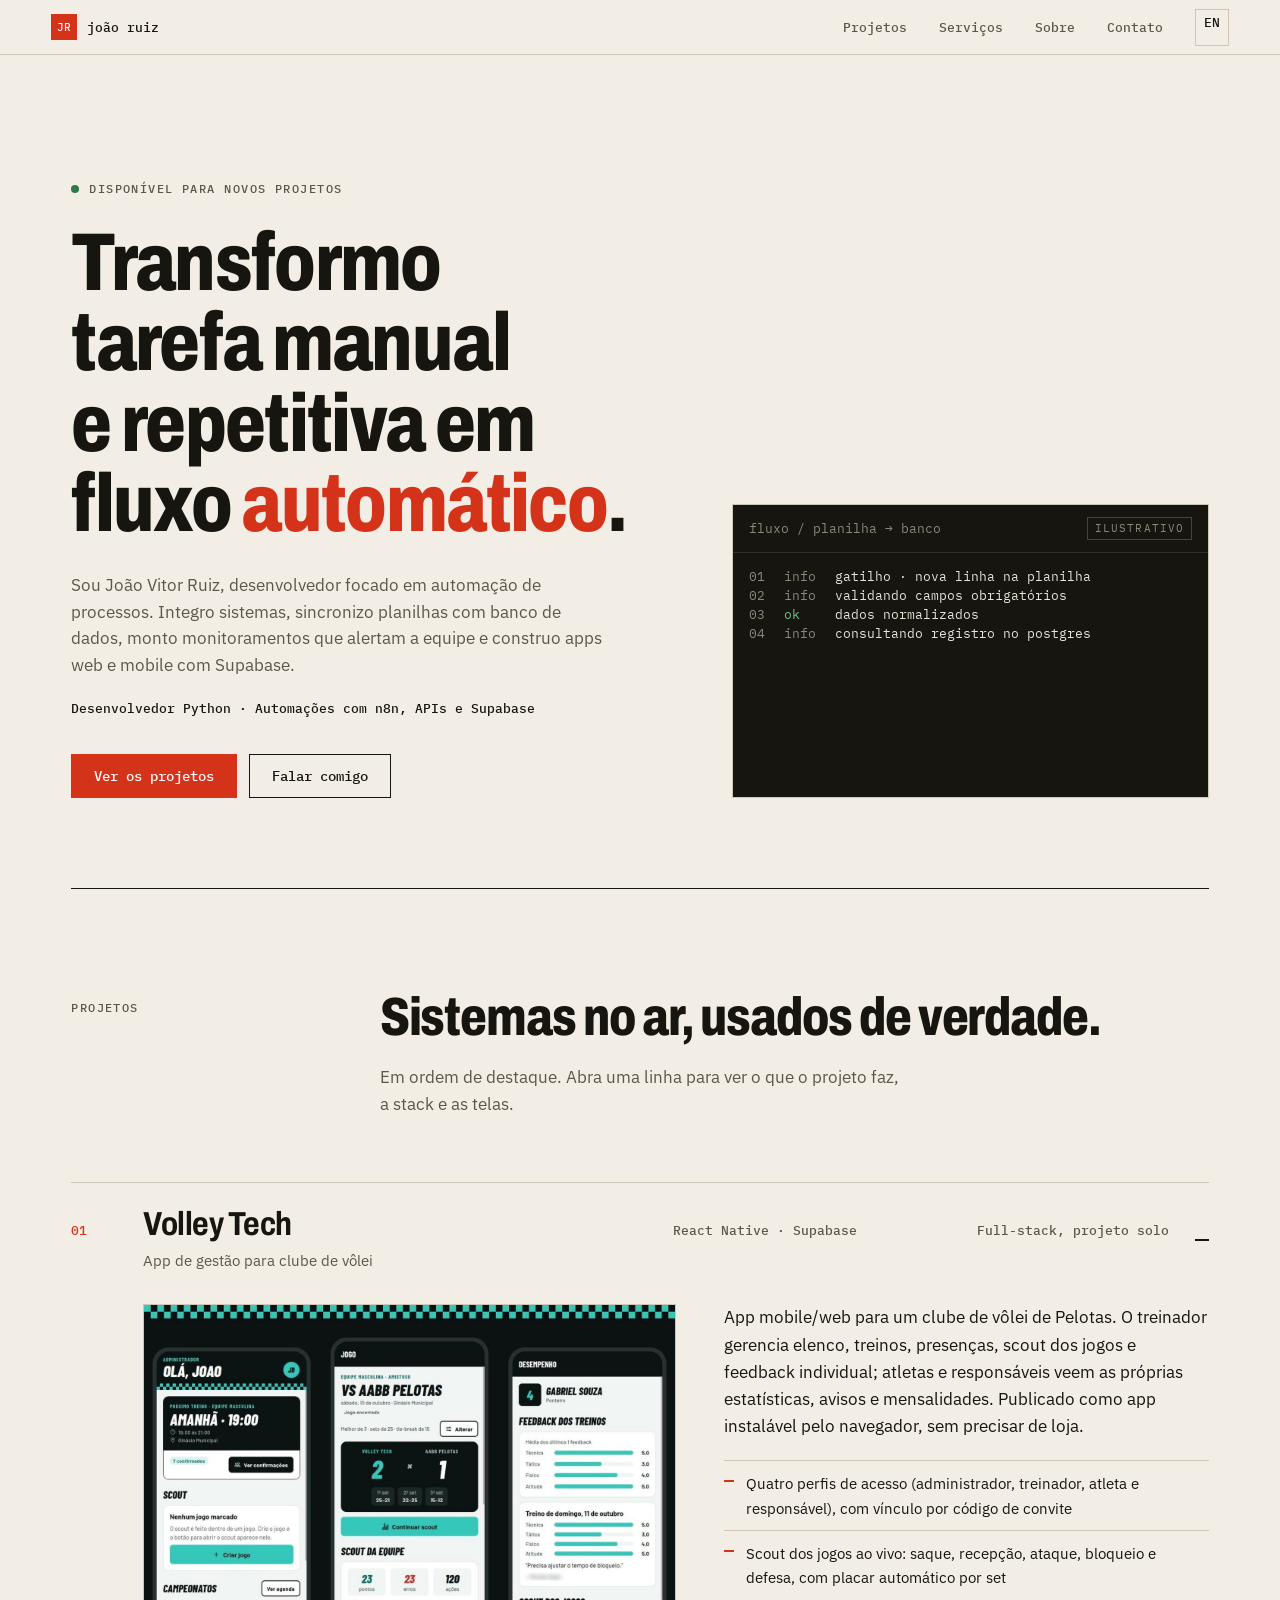
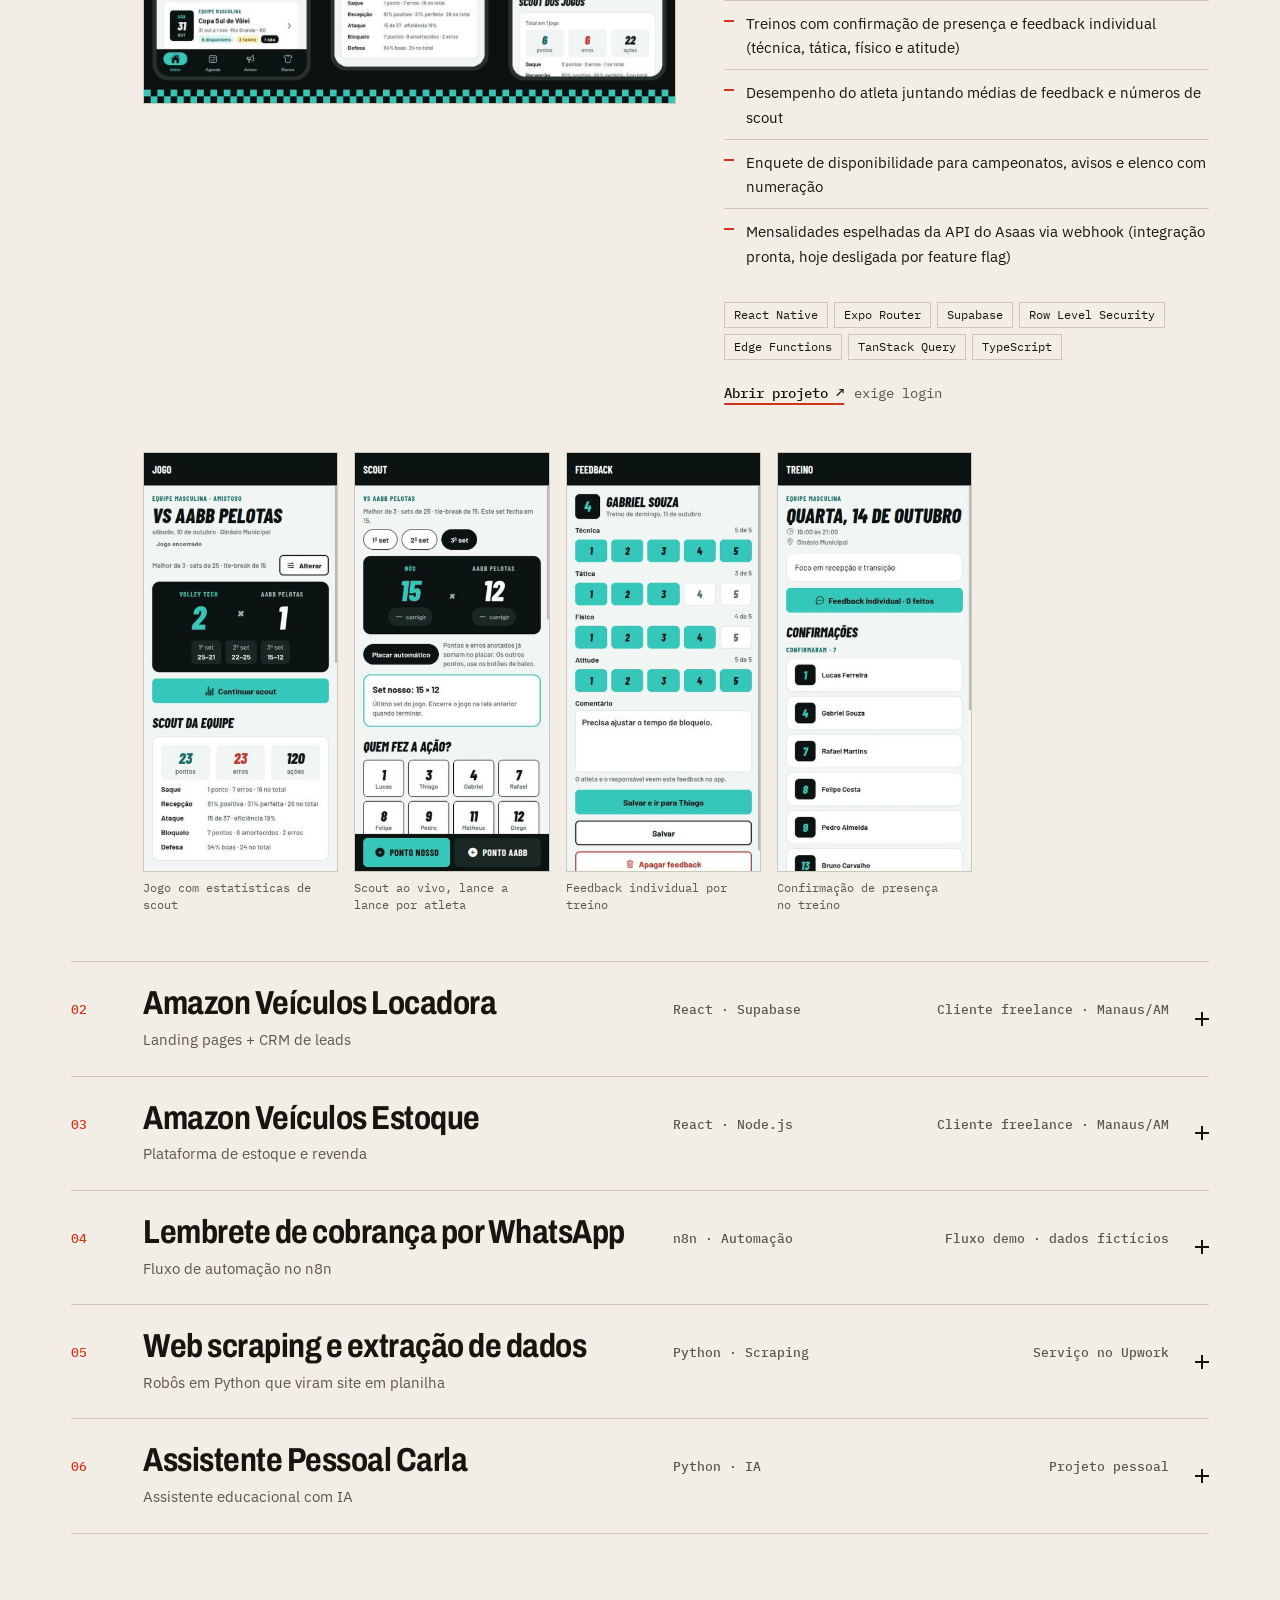
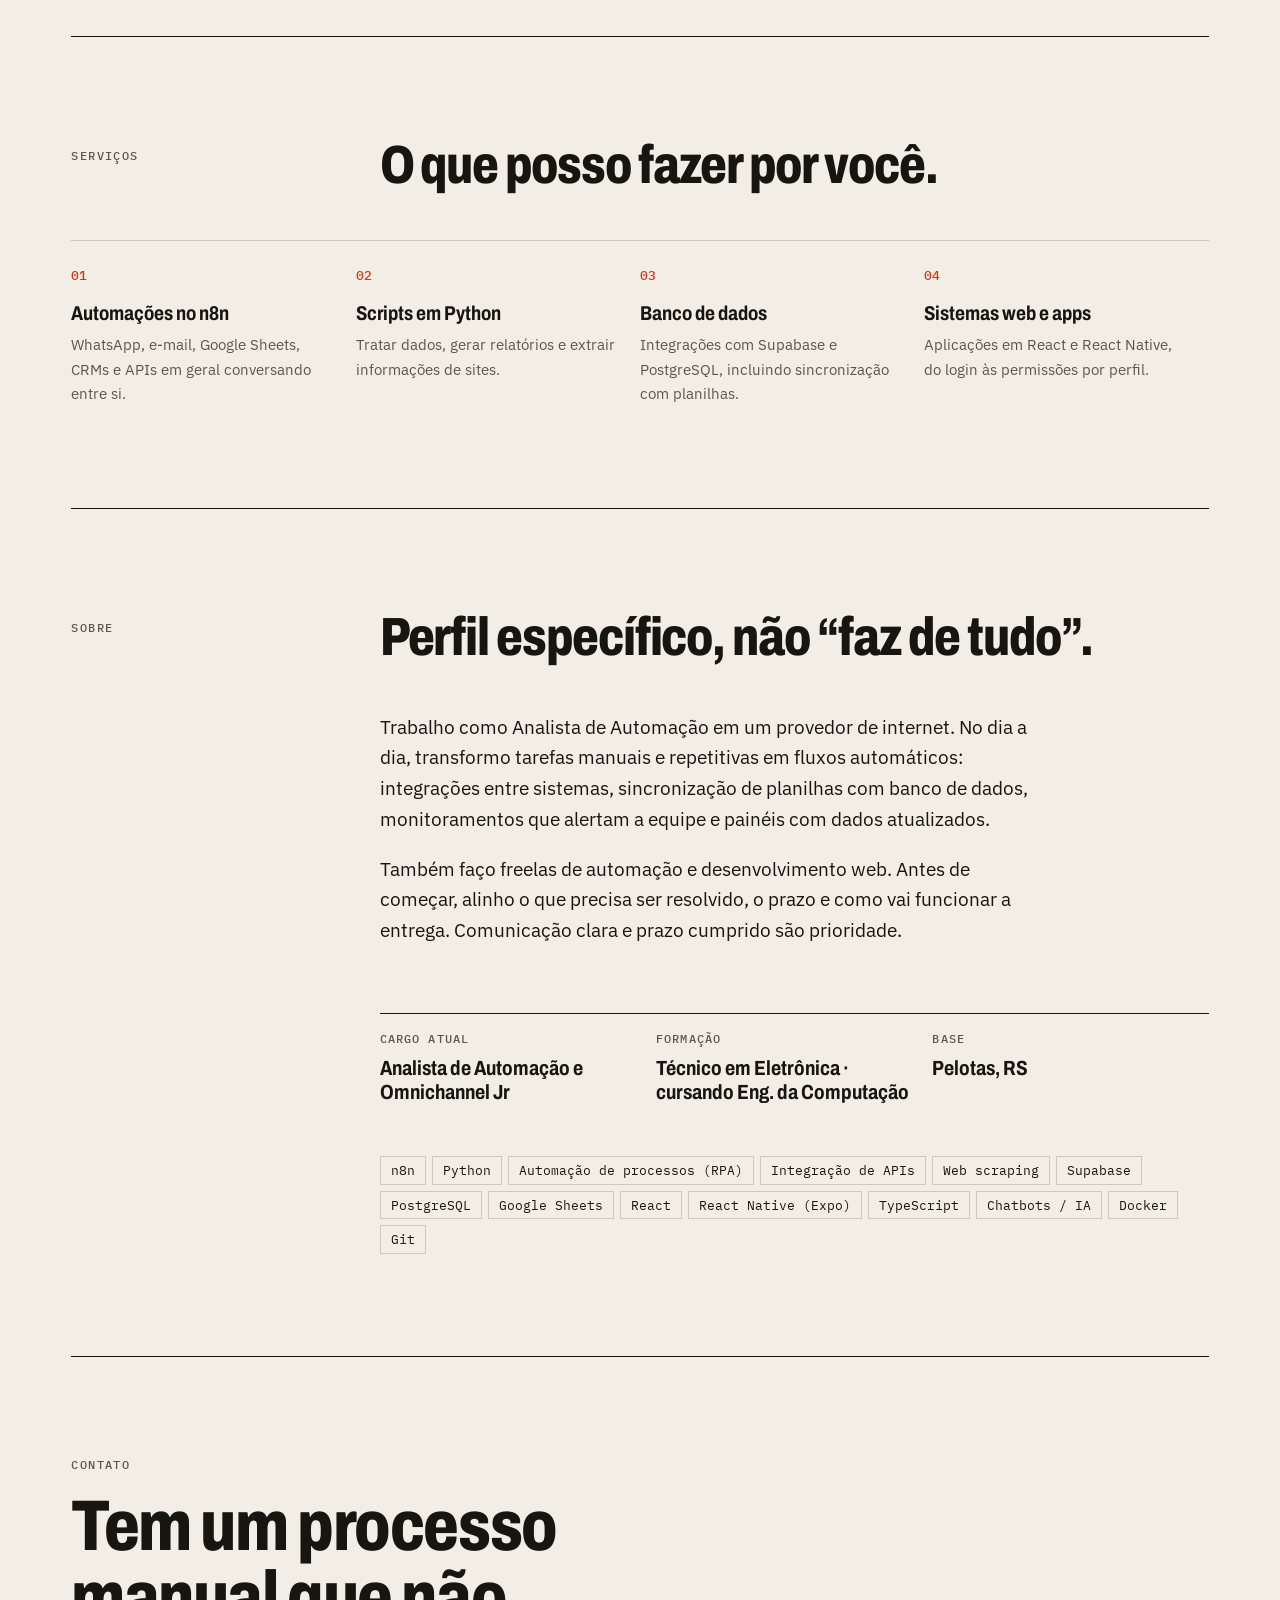
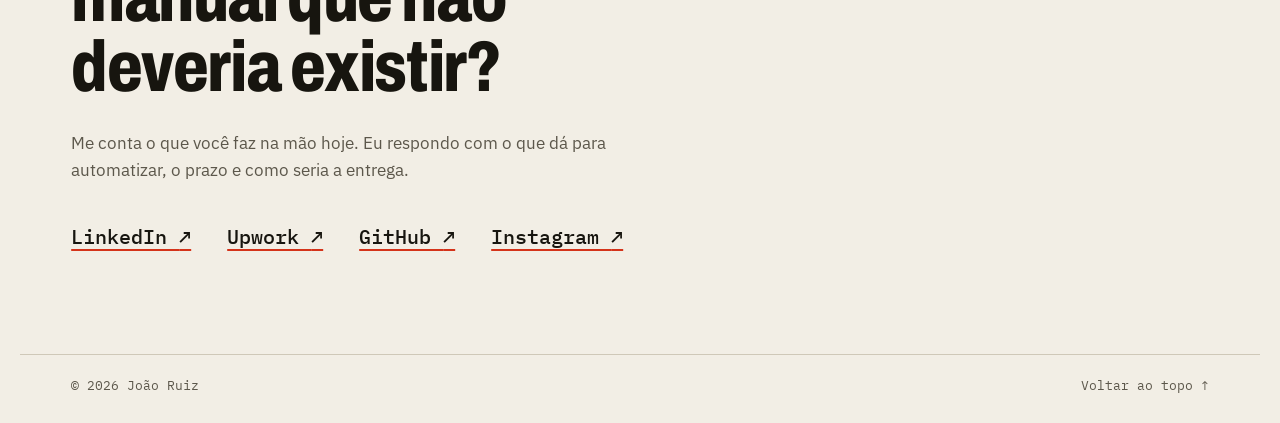
<file: index.html>
<!doctype html>
<html lang="pt-BR">
<head>
  <meta charset="utf-8">
  <meta name="viewport" content="width=device-width, initial-scale=1">
  <title>João Ruiz — Automação de processos</title>
  <meta name="description" content="Portfólio de João Vitor Ruiz, desenvolvedor focado em automação de processos: n8n, Python, APIs e Supabase.">
  <meta property="og:title" content="João Ruiz — Automação de processos">
  <meta property="og:description" content="Integrações entre sistemas, sincronização de dados, monitoramentos com alerta e apps web/mobile com Supabase.">
  <meta property="og:type" content="website">
  <meta property="og:locale" content="pt_BR">
  <link rel="alternate" hreflang="pt-BR" href="https://joaov-ruiz.github.io/">
  <link rel="alternate" hreflang="en" href="https://joaov-ruiz.github.io/en/">
  <meta name="theme-color" content="#f2eee5" media="(prefers-color-scheme: light)">
  <meta name="theme-color" content="#131210" media="(prefers-color-scheme: dark)">
  <link rel="icon" href="data:image/svg+xml,%3Csvg xmlns='http://www.w3.org/2000/svg' viewBox='0 0 32 32'%3E%3Crect width='32' height='32' fill='%23e03a1c'/%3E%3Ctext x='16' y='22' font-family='monospace' font-weight='700' font-size='16' text-anchor='middle' fill='%23fff'%3EJR%3C/text%3E%3C/svg%3E">
  <link rel="preconnect" href="https://fonts.googleapis.com">
  <link rel="preconnect" href="https://fonts.gstatic.com" crossorigin>
  <link href="https://fonts.googleapis.com/css2?family=Archivo:wdth,wght@62..125,400..900&family=IBM+Plex+Mono:wght@400;500&family=IBM+Plex+Sans:wght@400;500;600&display=swap" rel="stylesheet">
  <link rel="stylesheet" href="styles.css">
</head>
<body>
  <a class="skip" href="#projetos">Pular para os projetos</a>

  <header class="top">
    <a class="brand" href="#inicio" aria-label="João Ruiz, início">
      <span class="brand-mark" aria-hidden="true">JR</span>
      <span>joão ruiz</span>
    </a>
    <nav aria-label="Seções">
      <a href="#projetos">Projetos</a>
      <a href="#servicos">Serviços</a>
      <a href="#sobre">Sobre</a>
      <a href="#contato">Contato</a>
      <a class="lang" href="en/" hreflang="en" lang="en" aria-label="View in English">EN</a>
    </nav>
  </header>

  <main id="inicio">
    <section class="hero">
      <div class="hero-text">
        <p class="eyebrow"><span class="dot" aria-hidden="true"></span>Disponível para novos projetos</p>
        <h1>Transformo tarefa manual e repetitiva em fluxo <em>automático</em>.</h1>
        <p class="lede">Sou João Vitor Ruiz, desenvolvedor focado em automação de processos. Integro sistemas, sincronizo planilhas com banco de dados, monto monitoramentos que alertam a equipe e construo apps web e mobile com Supabase.</p>
        <p class="role">Desenvolvedor Python · Automações com n8n, APIs e Supabase</p>
        <div class="actions">
          <a class="btn btn-solid" href="#projetos">Ver os projetos</a>
          <a class="btn" href="#contato">Falar comigo</a>
        </div>
      </div>

      <figure class="log" aria-label="Ilustração de um fluxo de sincronização entre planilha e banco de dados">
        <figcaption>
          <span>fluxo / planilha → banco</span>
          <span class="log-tag">ilustrativo</span>
        </figcaption>
        <ol id="log-lines" aria-hidden="true"></ol>
      </figure>
    </section>

    <section class="section" id="projetos">
      <div class="section-head">
        <p class="label">Projetos</p>
        <h2>Sistemas no ar, usados de verdade.</h2>
        <p class="section-note">Em ordem de destaque. Abra uma linha para ver o que o projeto faz, a stack e as telas.</p>
      </div>
      <div class="projects" id="project-list"></div>
    </section>

    <section class="section" id="servicos">
      <div class="section-head">
        <p class="label">Serviços</p>
        <h2>O que posso fazer por você.</h2>
      </div>
      <ol class="services">
        <li><h3>Automações no n8n</h3><p>WhatsApp, e-mail, Google Sheets, CRMs e APIs em geral conversando entre si.</p></li>
        <li><h3>Scripts em Python</h3><p>Tratar dados, gerar relatórios e extrair informações de sites.</p></li>
        <li><h3>Banco de dados</h3><p>Integrações com Supabase e PostgreSQL, incluindo sincronização com planilhas.</p></li>
        <li><h3>Sistemas web e apps</h3><p>Aplicações em React e React Native, do login às permissões por perfil.</p></li>
      </ol>
    </section>

    <section class="section about" id="sobre">
      <div class="section-head">
        <p class="label">Sobre</p>
        <h2>Perfil específico, não “faz de tudo”.</h2>
      </div>
      <div class="about-body">
        <div class="about-text">
          <p>Trabalho como Analista de Automação em um provedor de internet. No dia a dia, transformo tarefas manuais e repetitivas em fluxos automáticos: integrações entre sistemas, sincronização de planilhas com banco de dados, monitoramentos que alertam a equipe e painéis com dados atualizados.</p>
          <p>Também faço freelas de automação e desenvolvimento web. Antes de começar, alinho o que precisa ser resolvido, o prazo e como vai funcionar a entrega. Comunicação clara e prazo cumprido são prioridade.</p>
        </div>
        <dl class="facts">
          <div><dt>Cargo atual</dt><dd>Analista de Automação e Omnichannel Jr</dd></div>
          <div><dt>Formação</dt><dd>Técnico em Eletrônica · cursando Eng. da Computação</dd></div>
          <div><dt>Base</dt><dd>Pelotas, RS</dd></div>
        </dl>
        <ul class="skills" aria-label="Habilidades">
          <li>n8n</li><li>Python</li><li>Automação de processos (RPA)</li><li>Integração de APIs</li><li>Web scraping</li><li>Supabase</li><li>PostgreSQL</li><li>Google Sheets</li><li>React</li><li>React Native (Expo)</li><li>TypeScript</li><li>Chatbots / IA</li><li>Docker</li><li>Git</li>
        </ul>
      </div>
    </section>

    <section class="section contact" id="contato">
      <p class="label">Contato</p>
      <h2>Tem um processo manual que não deveria existir?</h2>
      <p class="lede">Me conta o que você faz na mão hoje. Eu respondo com o que dá para automatizar, o prazo e como seria a entrega.</p>
      <ul class="links">
        <li><a href="https://www.linkedin.com/in/joaovitoruiz/" target="_blank" rel="noopener">LinkedIn <span aria-hidden="true">↗</span></a></li>
        <li><a href="https://www.upwork.com/freelancers/~014faa382e8057e6f1" target="_blank" rel="noopener">Upwork <span aria-hidden="true">↗</span></a></li>
        <li><a href="https://github.com/JoaoV-Ruiz" target="_blank" rel="noopener">GitHub <span aria-hidden="true">↗</span></a></li>
        <li><a href="https://www.instagram.com/joaovitoruiz" target="_blank" rel="noopener">Instagram <span aria-hidden="true">↗</span></a></li>
      </ul>
    </section>
  </main>

  <footer class="foot">
    <span>© 2026 João Ruiz</span>
    <a href="#inicio">Voltar ao topo ↑</a>
  </footer>

  <script src="projects.js"></script>
  <script src="main.js"></script>
</body>
</html>
</file>
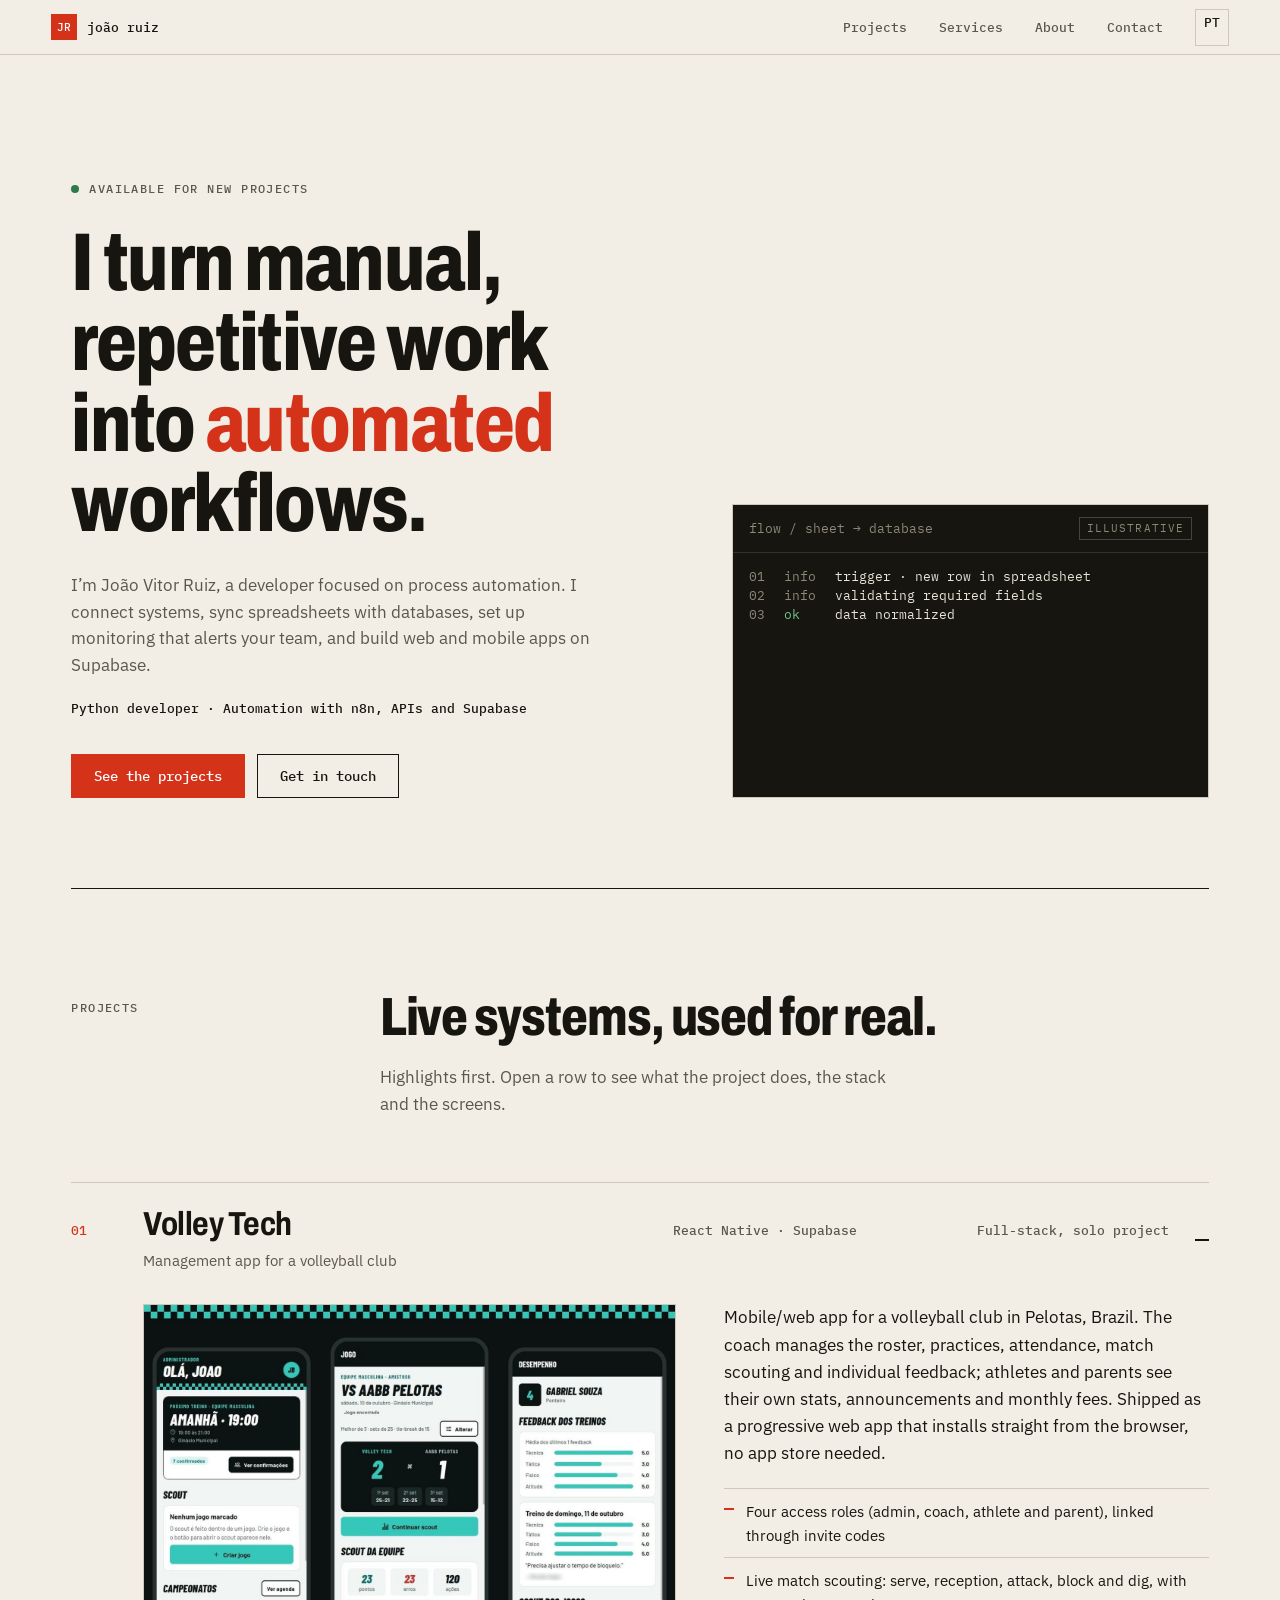
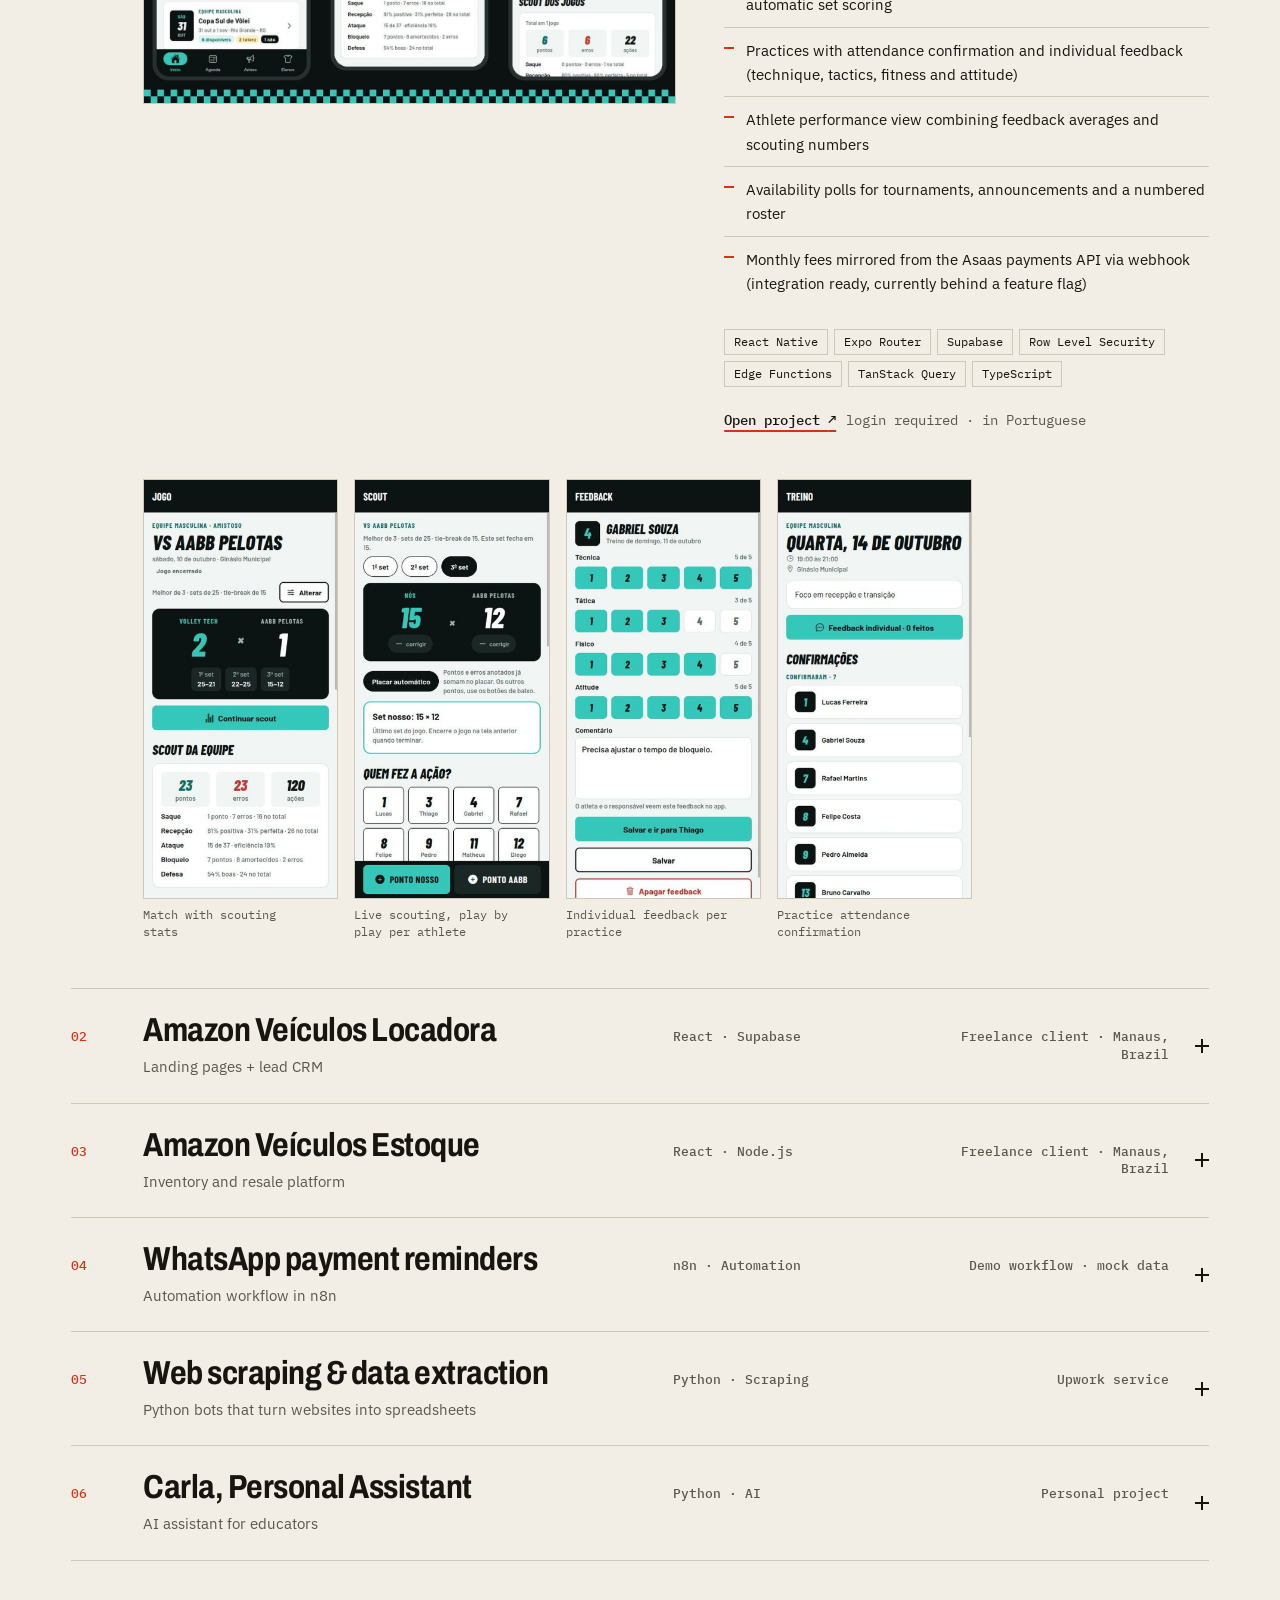
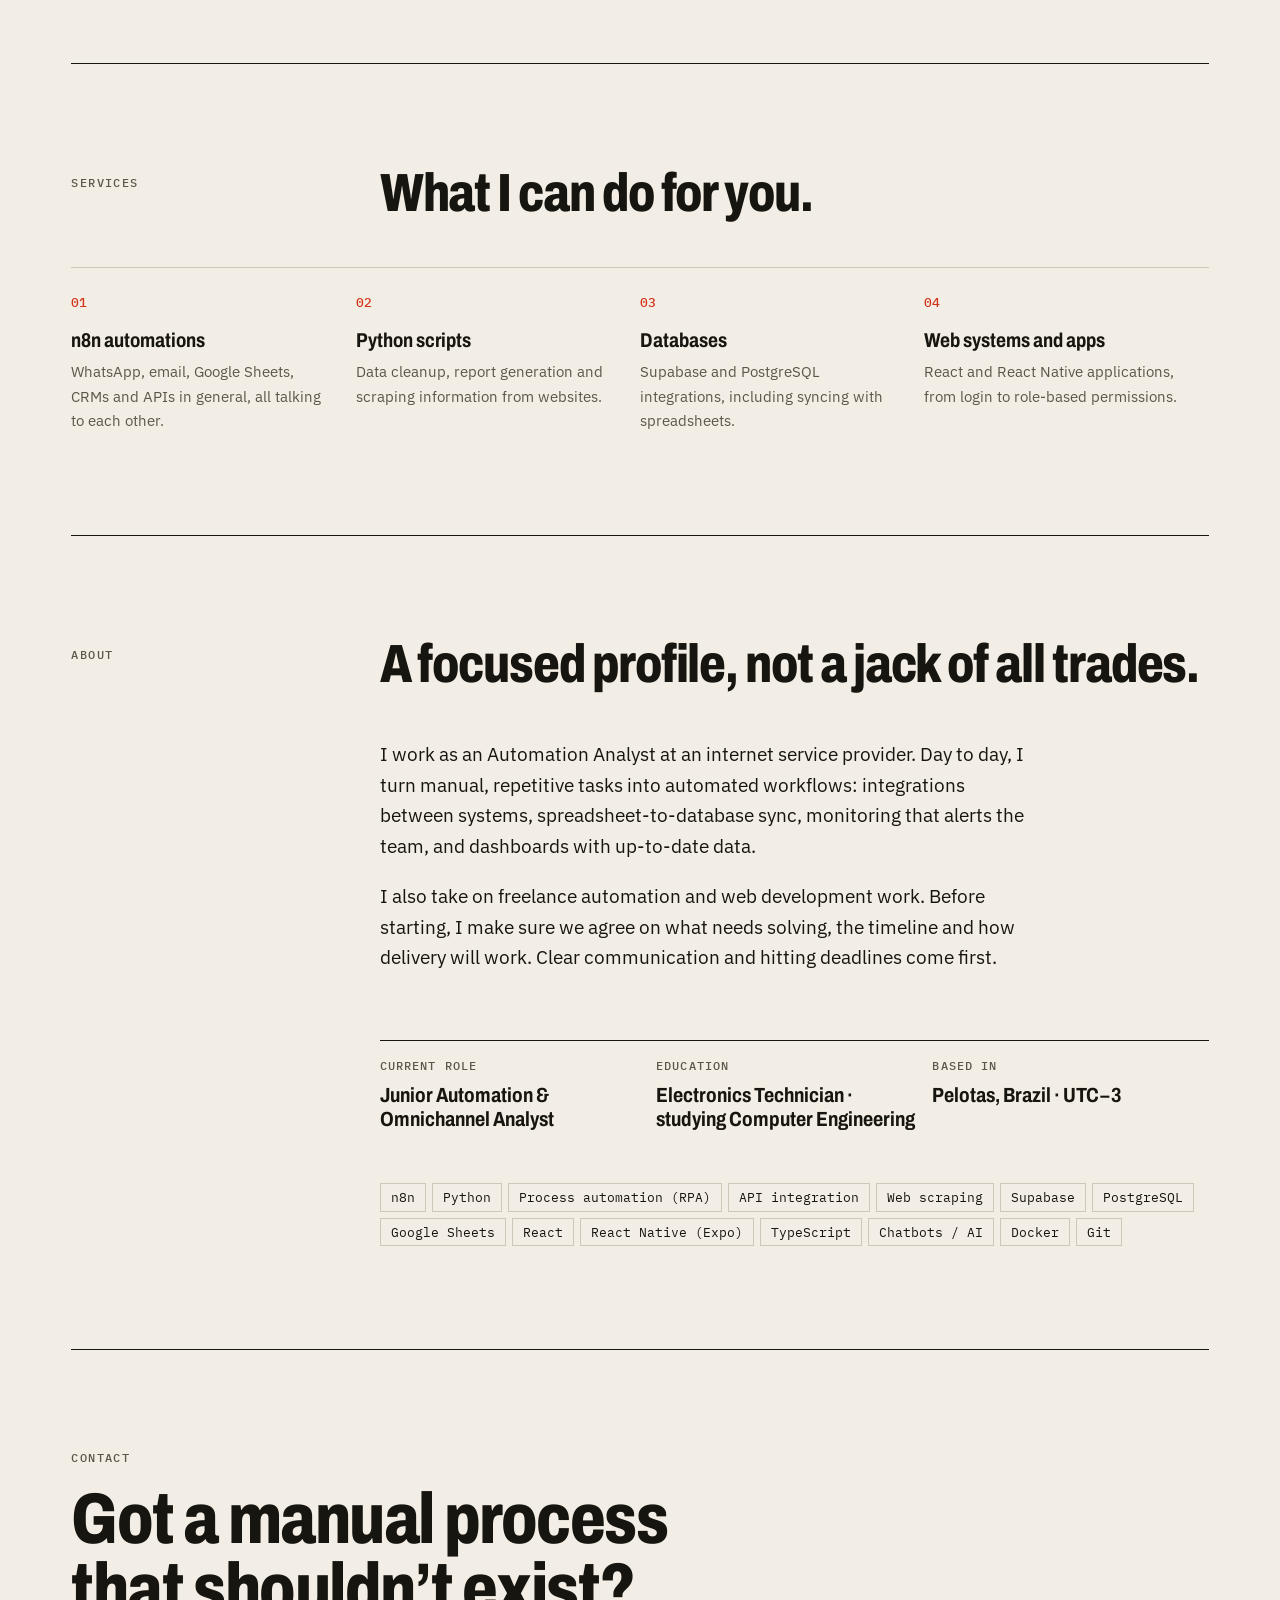
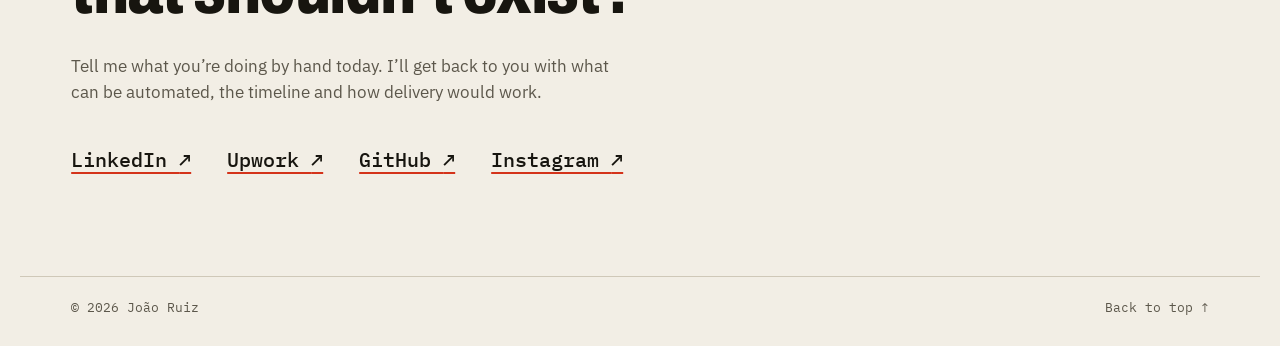
<file: en/index.html>
<!doctype html>
<html lang="en">
<head>
  <meta charset="utf-8">
  <meta name="viewport" content="width=device-width, initial-scale=1">
  <title>João Ruiz — Process automation</title>
  <meta name="description" content="Portfolio of João Vitor Ruiz, a developer focused on process automation: n8n, Python, APIs and Supabase.">
  <meta property="og:title" content="João Ruiz — Process automation">
  <meta property="og:description" content="System integrations, data sync, monitoring with alerts, and web/mobile apps built on Supabase.">
  <meta property="og:type" content="website">
  <meta property="og:locale" content="en_US">
  <link rel="alternate" hreflang="pt-BR" href="https://joaov-ruiz.github.io/">
  <link rel="alternate" hreflang="en" href="https://joaov-ruiz.github.io/en/">
  <meta name="theme-color" content="#f2eee5" media="(prefers-color-scheme: light)">
  <meta name="theme-color" content="#131210" media="(prefers-color-scheme: dark)">
  <link rel="icon" href="data:image/svg+xml,%3Csvg xmlns='http://www.w3.org/2000/svg' viewBox='0 0 32 32'%3E%3Crect width='32' height='32' fill='%23e03a1c'/%3E%3Ctext x='16' y='22' font-family='monospace' font-weight='700' font-size='16' text-anchor='middle' fill='%23fff'%3EJR%3C/text%3E%3C/svg%3E">
  <link rel="preconnect" href="https://fonts.googleapis.com">
  <link rel="preconnect" href="https://fonts.gstatic.com" crossorigin>
  <link href="https://fonts.googleapis.com/css2?family=Archivo:wdth,wght@62..125,400..900&family=IBM+Plex+Mono:wght@400;500&family=IBM+Plex+Sans:wght@400;500;600&display=swap" rel="stylesheet">
  <link rel="stylesheet" href="../styles.css">
</head>
<body>
  <a class="skip" href="#projects">Skip to projects</a>

  <header class="top">
    <a class="brand" href="#home" aria-label="João Ruiz, home">
      <span class="brand-mark" aria-hidden="true">JR</span>
      <span>joão ruiz</span>
    </a>
    <nav aria-label="Sections">
      <a href="#projects">Projects</a>
      <a href="#services">Services</a>
      <a href="#about">About</a>
      <a href="#contact">Contact</a>
      <a class="lang" href="../" hreflang="pt-BR" lang="pt-BR" aria-label="Ver em português">PT</a>
    </nav>
  </header>

  <main id="home">
    <section class="hero">
      <div class="hero-text">
        <p class="eyebrow"><span class="dot" aria-hidden="true"></span>Available for new projects</p>
        <h1>I turn manual, repetitive work into <em>automated</em> workflows.</h1>
        <p class="lede">I’m João Vitor Ruiz, a developer focused on process automation. I connect systems, sync spreadsheets with databases, set up monitoring that alerts your team, and build web and mobile apps on Supabase.</p>
        <p class="role">Python developer · Automation with n8n, APIs and Supabase</p>
        <div class="actions">
          <a class="btn btn-solid" href="#projects">See the projects</a>
          <a class="btn" href="#contact">Get in touch</a>
        </div>
      </div>

      <figure class="log" aria-label="Illustration of a sync workflow between a spreadsheet and a database">
        <figcaption>
          <span>flow / sheet → database</span>
          <span class="log-tag">illustrative</span>
        </figcaption>
        <ol id="log-lines" aria-hidden="true"></ol>
      </figure>
    </section>

    <section class="section" id="projects">
      <div class="section-head">
        <p class="label">Projects</p>
        <h2>Live systems, used for real.</h2>
        <p class="section-note">Highlights first. Open a row to see what the project does, the stack and the screens.</p>
      </div>
      <div class="projects" id="project-list"></div>
    </section>

    <section class="section" id="services">
      <div class="section-head">
        <p class="label">Services</p>
        <h2>What I can do for you.</h2>
      </div>
      <ol class="services">
        <li><h3>n8n automations</h3><p>WhatsApp, email, Google Sheets, CRMs and APIs in general, all talking to each other.</p></li>
        <li><h3>Python scripts</h3><p>Data cleanup, report generation and scraping information from websites.</p></li>
        <li><h3>Databases</h3><p>Supabase and PostgreSQL integrations, including syncing with spreadsheets.</p></li>
        <li><h3>Web systems and apps</h3><p>React and React Native applications, from login to role-based permissions.</p></li>
      </ol>
    </section>

    <section class="section about" id="about">
      <div class="section-head">
        <p class="label">About</p>
        <h2>A focused profile, not a jack of all trades.</h2>
      </div>
      <div class="about-body">
        <div class="about-text">
          <p>I work as an Automation Analyst at an internet service provider. Day to day, I turn manual, repetitive tasks into automated workflows: integrations between systems, spreadsheet-to-database sync, monitoring that alerts the team, and dashboards with up-to-date data.</p>
          <p>I also take on freelance automation and web development work. Before starting, I make sure we agree on what needs solving, the timeline and how delivery will work. Clear communication and hitting deadlines come first.</p>
        </div>
        <dl class="facts">
          <div><dt>Current role</dt><dd>Junior Automation &amp; Omnichannel Analyst</dd></div>
          <div><dt>Education</dt><dd>Electronics Technician · studying Computer Engineering</dd></div>
          <div><dt>Based in</dt><dd>Pelotas, Brazil · UTC−3</dd></div>
        </dl>
        <ul class="skills" aria-label="Skills">
          <li>n8n</li><li>Python</li><li>Process automation (RPA)</li><li>API integration</li><li>Web scraping</li><li>Supabase</li><li>PostgreSQL</li><li>Google Sheets</li><li>React</li><li>React Native (Expo)</li><li>TypeScript</li><li>Chatbots / AI</li><li>Docker</li><li>Git</li>
        </ul>
      </div>
    </section>

    <section class="section contact" id="contact">
      <p class="label">Contact</p>
      <h2>Got a manual process that shouldn’t exist?</h2>
      <p class="lede">Tell me what you’re doing by hand today. I’ll get back to you with what can be automated, the timeline and how delivery would work.</p>
      <ul class="links">
        <li><a href="https://www.linkedin.com/in/joaovitoruiz/" target="_blank" rel="noopener">LinkedIn <span aria-hidden="true">↗</span></a></li>
        <li><a href="https://www.upwork.com/freelancers/~014faa382e8057e6f1" target="_blank" rel="noopener">Upwork <span aria-hidden="true">↗</span></a></li>
        <li><a href="https://github.com/JoaoV-Ruiz" target="_blank" rel="noopener">GitHub <span aria-hidden="true">↗</span></a></li>
        <li><a href="https://www.instagram.com/joaovitoruiz" target="_blank" rel="noopener">Instagram <span aria-hidden="true">↗</span></a></li>
      </ul>
    </section>
  </main>

  <footer class="foot">
    <span>© 2026 João Ruiz</span>
    <a href="#home">Back to top ↑</a>
  </footer>

  <script src="projects.js"></script>
  <script src="../main.js"></script>
</body>
</html>
</file>
<file: styles.css>
:root {
  --paper: #f2eee5;
  --paper-2: #e9e4d8;
  --ink: #17150f;
  --ink-2: #5c574b;
  --rule: #cfc8b8;
  --signal: #d4331a;
  --signal-ink: #fff;
  --ok: #2f7a4b;
  --warn: #a8690a;
  --log-bg: #17150f;
  --log-ink: #e9e4d8;
  --log-dim: #8d8778;

  --display: "Archivo", "Arial Narrow", sans-serif;
  --body: "IBM Plex Sans", system-ui, sans-serif;
  --mono: "IBM Plex Mono", ui-monospace, monospace;

  --gutter: clamp(16px, 4vw, 56px);
  --max: 1240px;
}

@media (prefers-color-scheme: dark) {
  :root {
    --paper: #131210;
    --paper-2: #1c1a17;
    --ink: #efeadf;
    --ink-2: #a39d8f;
    --rule: #35322b;
    --signal: #ff5a3c;
    --signal-ink: #17150f;
    --ok: #6fc48d;
    --warn: #e0a84a;
    --log-bg: #1c1a17;
  }
}

* { box-sizing: border-box; }

html { scroll-behavior: smooth; scroll-padding-top: 72px; }

body {
  margin: 0;
  background: var(--paper);
  color: var(--ink);
  font: 400 17px/1.6 var(--body);
  -webkit-font-smoothing: antialiased;
}

a { color: inherit; }
img { display: block; max-width: 100%; }

:focus-visible { outline: 2px solid var(--signal); outline-offset: 3px; }

.skip {
  position: absolute; left: -999px; top: 8px;
  background: var(--ink); color: var(--paper); padding: 8px 12px; z-index: 10;
}
.skip:focus { left: 8px; }

/* Topo */
.top {
  position: sticky; top: 0; z-index: 5;
  display: flex; justify-content: space-between; align-items: center;
  padding: 14px var(--gutter);
  background: color-mix(in srgb, var(--paper) 88%, transparent);
  backdrop-filter: blur(10px);
  border-bottom: 1px solid var(--rule);
  font: 500 13px/1 var(--mono);
}
.brand { display: flex; align-items: center; gap: 10px; text-decoration: none; }
.brand-mark {
  display: grid; place-items: center; width: 26px; height: 26px;
  background: var(--signal); color: var(--signal-ink); font-size: 11px;
}
.top nav { display: flex; gap: clamp(14px, 3vw, 32px); }
.top nav a { text-decoration: none; color: var(--ink-2); padding: 6px 0; }
.top nav a:hover { color: var(--ink); }
.top nav .lang { padding: 6px 8px; margin: -6px 0; border: 1px solid var(--rule); color: var(--ink); }
.top nav .lang:hover { border-color: var(--ink); }

main, .foot { max-width: var(--max); margin: 0 auto; padding-inline: var(--gutter); }

.label, .eyebrow {
  font: 500 12px/1 var(--mono);
  text-transform: uppercase; letter-spacing: .12em;
  color: var(--ink-2); margin: 0;
}

/* Hero */
.hero {
  display: grid; grid-template-columns: minmax(0, 1.25fr) minmax(0, 1fr);
  gap: clamp(32px, 5vw, 72px); align-items: end;
  padding-block: clamp(56px, 10vw, 128px) clamp(48px, 7vw, 96px);
}
.eyebrow { display: flex; align-items: center; gap: 10px; }
.dot { width: 8px; height: 8px; border-radius: 50%; background: var(--ok); }

h1, h2 {
  font-family: var(--display);
  font-stretch: 78%;
  font-weight: 800;
  letter-spacing: -.02em;
  line-height: .98;
  margin: 0;
  text-wrap: balance;
}
h1 { font-size: clamp(2.5rem, 6.4vw, 5.4rem); margin-top: 28px; }
h1 em { font-style: normal; color: var(--signal); }
h2 { font-size: clamp(1.9rem, 4.2vw, 3.4rem); }

.lede { max-width: 54ch; color: var(--ink-2); font-size: clamp(1rem, 1.3vw, 1.15rem); margin: 28px 0 0; }

.actions { display: flex; flex-wrap: wrap; gap: 12px; margin-top: 36px; }
.btn {
  display: inline-block; padding: 14px 22px;
  border: 1px solid var(--ink); text-decoration: none;
  font: 500 14px/1 var(--mono);
  transition: background .15s, color .15s;
}
.btn:hover { background: var(--ink); color: var(--paper); }
.btn-solid { background: var(--signal); border-color: var(--signal); color: var(--signal-ink); }
.btn-solid:hover { background: var(--ink); border-color: var(--ink); color: var(--paper); }

/* Log */
.log {
  margin: 0; background: var(--log-bg); color: var(--log-ink);
  font: 400 12.5px/1.5 var(--mono);
  border: 1px solid var(--rule);
}
.log figcaption {
  display: flex; justify-content: space-between; align-items: center;
  padding: 12px 16px; border-bottom: 1px solid #ffffff1f; color: var(--log-dim);
}
.log-tag { border: 1px solid #ffffff33; padding: 3px 7px; font-size: 10.5px; text-transform: uppercase; letter-spacing: .1em; }
.log ol { list-style: none; margin: 0; padding: 14px 16px; height: 19.5em; overflow: hidden; }
.log li { display: grid; grid-template-columns: 2.2em 3.4em 1fr; gap: 8px; animation: line .25s ease-out; }
.l-n { color: var(--log-dim); }
.l-lv { color: var(--log-dim); }
.log li.ok .l-lv { color: #6fc48d; }
.log li.warn .l-lv { color: #e0a84a; }
@keyframes line { from { opacity: 0; transform: translateY(4px); } }

/* Seções */
.section { padding-block: clamp(56px, 8vw, 112px); border-top: 1px solid var(--ink); }
.section-head { display: grid; grid-template-columns: minmax(0, 1fr) minmax(0, 3fr); gap: 16px 32px; align-items: start; }
.section-head .label { padding-top: .9em; }
.section-note { grid-column: 2; color: var(--ink-2); margin: 4px 0 0; max-width: 52ch; }

/* Projetos */
.projects { margin-top: clamp(32px, 5vw, 64px); border-bottom: 1px solid var(--rule); }
.project { border-top: 1px solid var(--rule); }
.project summary {
  display: grid; grid-template-columns: 3.5rem minmax(0, 3fr) minmax(0, 1.3fr) minmax(0, 1.5fr) 1.5rem;
  gap: 16px; align-items: baseline;
  padding: 24px 0; cursor: pointer; list-style: none;
}
.project summary::-webkit-details-marker { display: none; }
.p-num, .p-meta { font: 500 12.5px/1.4 var(--mono); color: var(--ink-2); }
.p-num { color: var(--signal); }
.p-title strong {
  display: block;
  font: 700 clamp(1.35rem, 2.6vw, 2.1rem)/1.05 var(--display);
  font-stretch: 82%; letter-spacing: -.015em;
  transition: color .15s;
}
.p-title span { display: block; color: var(--ink-2); font-size: .95rem; margin-top: 6px; }
.project summary:hover .p-title strong { color: var(--signal); }
.p-role { text-align: right; }
.p-toggle { position: relative; width: 14px; height: 14px; align-self: center; justify-self: end; }
.p-toggle::before, .p-toggle::after {
  content: ""; position: absolute; inset: 6px 0 auto; height: 2px; background: var(--ink);
  transition: transform .2s;
}
.p-toggle::after { transform: rotate(90deg); }
.project[open] .p-toggle::after { transform: rotate(0); }

.p-body {
  display: grid; grid-template-columns: minmax(0, 1.1fr) minmax(0, 1fr);
  gap: clamp(20px, 4vw, 48px);
  padding: 8px 0 40px calc(3.5rem + 16px);
}
.p-body.no-image { grid-template-columns: minmax(0, 62ch); }
.p-body.wide-cover { grid-template-columns: minmax(0, 1fr); }
.p-body.wide-cover .p-copy { max-width: 70ch; }
.p-cover { aspect-ratio: 4 / 3; }
.wide-cover .p-cover { aspect-ratio: auto; }
.p-cover { width: 100%; height: auto; border: 1px solid var(--rule); align-self: start; }
.p-desc { margin: 0; }
.p-features { margin: 20px 0 0; padding: 0; list-style: none; font-size: .95rem; }
.p-features li { padding: 10px 0 10px 22px; border-top: 1px solid var(--rule); position: relative; }
.p-features li::before { content: ""; position: absolute; left: 0; top: 1.25em; width: 10px; height: 2px; background: var(--signal); }
.p-note { font-weight: 400; color: var(--ink-2); margin-left: -14px; }
.p-shots { grid-column: 1 / -1; display: flex; gap: 16px; overflow-x: auto; padding-bottom: 8px; }
.p-shots figure { margin: 0; flex: none; }
.p-shots img { height: 420px; width: auto; border: 1px solid var(--rule); }
.p-shots figure.wide img { height: auto; width: min(560px, 80vw); }
.p-shots figcaption { font: 400 12px/1.4 var(--mono); color: var(--ink-2); margin-top: 8px; max-width: 24ch; }
.p-stack { display: flex; flex-wrap: wrap; gap: 6px; list-style: none; padding: 0; margin: 24px 0 0; }
.p-stack li { font: 400 12px/1 var(--mono); padding: 6px 9px; border: 1px solid var(--rule); }
.p-links { display: flex; flex-wrap: wrap; gap: 8px 24px; margin: 24px 0 0; font: 500 14px/1.4 var(--mono); }
.p-links a, .links a { text-decoration-color: var(--signal); text-underline-offset: 5px; text-decoration-thickness: 2px; }
.p-links a:hover, .links a:hover { color: var(--signal); }

/* Sobre */
.about-body {
  display: grid; grid-template-columns: minmax(0, 1fr) minmax(0, 3fr); gap: 32px;
  margin-top: clamp(28px, 4vw, 48px);
}
.about-text { grid-column: 2; max-width: 60ch; font-size: clamp(1.05rem, 1.5vw, 1.25rem); }
.about-text p { margin: 0 0 1em; }
.facts { grid-column: 2; display: grid; grid-template-columns: repeat(3, minmax(0, 1fr)); margin: 16px 0 0; border-top: 1px solid var(--ink); }
.facts div { padding: 18px 16px 0 0; }
.facts dt { font: 500 11.5px/1.3 var(--mono); text-transform: uppercase; letter-spacing: .1em; color: var(--ink-2); }
.facts dd { margin: 10px 0 0; font: 700 clamp(1.05rem, 1.6vw, 1.35rem)/1.15 var(--display); font-stretch: 82%; }
.skills { grid-column: 2; display: flex; flex-wrap: wrap; gap: 6px; list-style: none; padding: 0; margin: 20px 0 0; }
.skills li { font: 400 12.5px/1 var(--mono); padding: 7px 10px; border: 1px solid var(--rule); }

/* Serviços */
.services { list-style: none; counter-reset: s; padding: 0; margin: clamp(28px, 4vw, 48px) 0 0; display: grid; grid-template-columns: repeat(4, minmax(0, 1fr)); border-top: 1px solid var(--rule); }
.services li { counter-increment: s; padding: 20px 20px 0 0; }
.services li::before { content: counter(s, decimal-leading-zero); font: 500 12.5px/1 var(--mono); color: var(--signal); }
.services h3 { font: 700 1.25rem/1.1 var(--display); font-stretch: 82%; margin: 14px 0 8px; }
.services p { margin: 0; color: var(--ink-2); font-size: .95rem; }
.role { font: 500 13px/1.5 var(--mono); margin: 20px 0 0; }

/* Contato */
.contact h2 { margin-top: 20px; max-width: 18ch; font-size: clamp(2.2rem, 5.6vw, 4.6rem); }
.links { list-style: none; padding: 0; margin: 40px 0 0; display: flex; flex-wrap: wrap; gap: 12px 36px; font: 500 clamp(1rem, 1.6vw, 1.25rem)/1.4 var(--mono); }

.foot {
  display: flex; justify-content: space-between; gap: 16px;
  padding-block: 24px 32px; border-top: 1px solid var(--rule);
  font: 400 12.5px/1 var(--mono); color: var(--ink-2);
}
.foot a { text-decoration: none; }
.foot a:hover { color: var(--ink); }

@media (max-width: 860px) {
  .hero { grid-template-columns: 1fr; align-items: start; }
  .section-head, .about-body { grid-template-columns: 1fr; }
  .section-head .label { padding-top: 0; }
  .section-note, .about-text, .facts, .skills { grid-column: 1; }
  .services { grid-template-columns: 1fr 1fr; }
  .p-shots img { height: 340px; }
  .project summary { grid-template-columns: 2.2rem minmax(0, 1fr) 1.5rem; }
  .p-meta { display: none; }
  .p-body { grid-template-columns: 1fr; padding-left: 0; }
  .facts { grid-template-columns: 1fr; }
  .facts div { padding-bottom: 14px; border-bottom: 1px solid var(--rule); }
}

@media (max-width: 480px) {
  .brand span:last-child { display: none; }
}

@media (prefers-reduced-motion: reduce) {
  html { scroll-behavior: auto; }
  * { animation: none !important; transition: none !important; }
}
</file>
